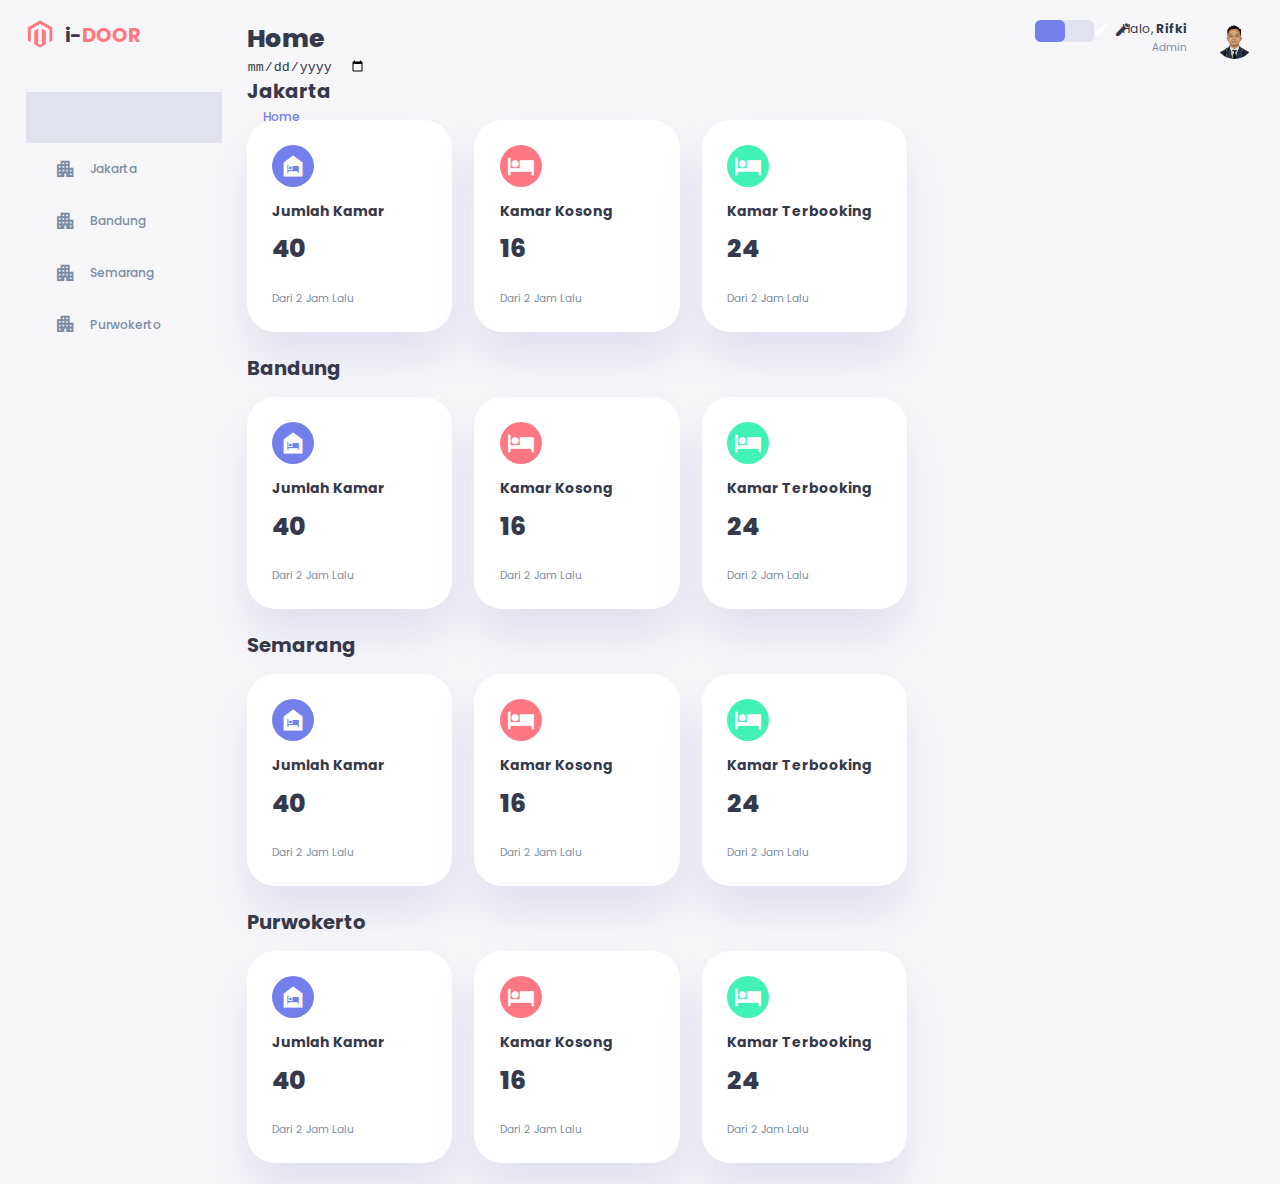
<file: TUBES CHAPTER 2 SELESEEE/index.html>
<!DOCTYPE html>
<html lang=""en>
    <head>
        <meta charset="UTF-8">
        <meta http-equiv="X-UA-Compatible" content="IE=edge">
        <meta name="viewport" content="width=device-width, initial-scale=1.0">
        <title>Kelompok 9</title>
        <!--MATERIAL CDN-->
        <link href="https:fonts.googleapis.com/icon?family=Material+Icons+Sharp"rel="stylesheet">
        <link href="https:fonts.googleapis.com/icon?family=Material+Symbols+Outlined"rel="stylesheet">
        <!--STYLE SHEET-->
        <link rel="stylesheet" href="./style.css">
    </head>
    <body>
        <div class="container">
            <aside>
                <div class="top">
                    <div class="logo">
                        <img src="./images/logo.png">
                        <h2>i-<span class="danger">DOOR</span></h2>
                    </div>
                    <div class="close" id="close-btn">
                        <span class="material-icons-sharp">close</span>
                    </div>
                </div>

                <div class="sidebar">
                    <a href="#"  class="active">
                        <span class="material-icons-sharp">grid_view</span>
                        <h3>Home</h3>
                    </a>
                    <a href=jkt.html>
                        <span class="material-symbols-outlined">apartment</span>
                        <h3>Jakarta</h3>
                    </a>  
                    <a href=bndg.html>
                        <span class="material-symbols-outlined">apartment</span>
                        <h3>Bandung</h3>
                    </a>  
                    <a href=smg.html>
                        <span class="material-symbols-outlined">apartment</span>
                        <h3>Semarang</h3>
                    </a>  
                    <a href="pwt.html">
                        <span class="material-symbols-outlined">apartment</span>
                        <h3>Purwokerto</h3>
                    </a> 
                    <a href="#">
                    </a>
                </div>
            </aside>
            <!---------END OF ASIDE--------->

            <main>
                <h1>Home</h1>

                <div class="date">
                   <input type="date">
                </div>

                <h2><tr><td><a href=jkt.html>Jakarta</a></td></tr></h2>
                <div class="insights">
                    <div class="KamarJakarta">
                        <span class="material-icons-sharp">night_shelter</span>
                        <div class="middle">
                            <div class="left">
                                <h3>Jumlah Kamar</h3>
                                <h1>40</h1>
                            </div>
                        </div>
                        <small class="text-muted">Dari 2 Jam Lalu</small>
                    </div>
                    <!----------------END OF JUMLAH KAMAR JKT------------------->
                   <div class="KosongJakarta">
                        <span class="material-icons-sharp">hotel</span>
                        <div class="middle">
                            <div class="left">
                                <h3>Kamar Kosong</h3>
                                <h1>16</h1>
                            </div>
                        </div>
                        <small class="text-muted">Dari 2 Jam Lalu</small>
                    </div>
                    <!-----------------END OF KAMAR KOSONG JKT-------------------->
                    <div class="BookingJakarta">
                        <span class="material-icons-sharp">hotel</span>
                        <div class="middle">
                            <div class="left">
                                <h3>Kamar Terbooking</h3>
                                <h1>24</h1>
                            </div>
                        </div>
                        <small class="text-muted">Dari 2 Jam Lalu</small>
                    </div>
                    <!------------------END OF KAMAR TERBOOKING JKT --------------------->
                </div>

                <h2><tr><td><a href=bndg.html>Bandung</a></td></tr></h2>
                <div class="insights">
                    <div class="KamarBandung">
                        <span class="material-icons-sharp">night_shelter</span>
                        <div class="middle">
                            <div class="left">
                                <h3>Jumlah Kamar</h3>
                                <h1>40</h1>
                            </div>
                        </div>
                        <small class="text-muted">Dari 2 Jam Lalu</small>
                    </div>
                    <!----------------END OF JUMLAH KAMAR BDG------------------->
                   <div class="KosongBandung">
                        <span class="material-icons-sharp">hotel</span>
                        <div class="middle">
                            <div class="left">
                                <h3>Kamar Kosong</h3>
                                <h1>16</h1>
                            </div>
                        </div>
                        <small class="text-muted">Dari 2 Jam Lalu</small>
                    </div>
                    <!-----------------END OF KAMAR KOSONG BDG-------------------->
                    <div class="BookingBandung">
                        <span class="material-icons-sharp">hotel</span>
                        <div class="middle">
                            <div class="left">
                                <h3>Kamar Terbooking</h3>
                                <h1>24</h1>
                            </div>
                        </div>
                        <small class="text-muted">Dari 2 Jam Lalu</small>
                    </div>
                    <!------------------END OF KAMAR TERBOOKING BDG--------------------->
                </div>

                <h2><tr><td><a href=smg.html>Semarang</a></td></tr></h2>
                <div class="insights">
                    <div class="KamarSemarang">
                        <span class="material-icons-sharp">night_shelter</span>
                        <div class="middle">
                            <div class="left">
                                <h3>Jumlah Kamar</h3>
                                <h1>40</h1>
                            </div>
                        </div>
                        <small class="text-muted">Dari 2 Jam Lalu</small>
                    </div>
                    <!----------------END OF JUMLAH KAMAR SMG------------------->
                   <div class="KosongSemarang">
                        <span class="material-icons-sharp">hotel</span>
                        <div class="middle">
                            <div class="left">
                                <h3>Kamar Kosong</h3>
                                <h1>16</h1>
                            </div>
                        </div>
                        <small class="text-muted">Dari 2 Jam Lalu</small>
                    </div>
                    <!-----------------END OF KAMAR KOSONG SMG-------------------->
                    <div class="BookingSemarang">
                        <span class="material-icons-sharp">hotel</span>
                        <div class="middle">
                            <div class="left">
                                <h3>Kamar Terbooking</h3>
                                <h1>24</h1>
                            </div>
                        </div>
                        <small class="text-muted">Dari 2 Jam Lalu</small>
                    </div>
                    <!------------------END OF KAMAR TERBOOKING SMG--------------------->
                </div>

                <h2><tr><td><a href=pwt.html>Purwokerto</a></td></tr></h2>
                <div class="insights">
                    <div class="KamarPurwokerto">
                        <span class="material-icons-sharp">night_shelter</span>
                        <div class="middle">
                            <div class="left">
                                <h3>Jumlah Kamar</h3>
                                <h1>40</h1>
                            </div>
                        </div>
                        <small class="text-muted">Dari 2 Jam Lalu</small>
                    </div>
                    <!----------------END OF JUMLAH KAMAR PWT------------------->
                   <div class="KosongPurwokerto">
                        <span class="material-icons-sharp">hotel</span>
                        <div class="middle">
                            <div class="left">
                                <h3>Kamar Kosong</h3>
                                <h1>16</h1>
                            </div>
                        </div>
                        <small class="text-muted">Dari 2 Jam Lalu</small>
                    </div>
                    <!-----------------END OF KAMAR KOSONG PWT-------------------->
                    <div class="BookingPurwokerto">
                        <span class="material-icons-sharp">hotel</span>
                        <div class="middle">
                            <div class="left">
                                <h3>Kamar Terbooking</h3>
                                <h1>24</h1>
                            </div>
                        </div>
                        <small class="text-muted">Dari 2 Jam Lalu</small>
                    </div>
                    <!------------------END OF KAMAR TERBOOKING PWT--------------------->
                </div>
                <!-----------END OF INSIGHTS--------------->
            </main>
            <!-----------END OF MAIN------------->

            <div class="right">
                <div class="top">
                    <button id="menu-btn">
                        <span class="material-icons-sharp">menu</span>
                    </button>
                    <div class="theme-toggler">
                        <span class="material-icons-sharp active">light_mode</span>
                        <span class="material-icons-sharp">dark_mode</span>
                    </div>
                    <div class="profile">
                        <div class="info"
                            <p>Halo, <b>Rifki</b></p>
                            <small class="text-muted">Admin</small>
                        </div>
                        <div class="profile-photo">
                            <img src="./images/profile-5.png" alt="">
                        </div>
                    </div>
                </div>
                <!------END OF TOP-------->
            </div>
        </div>

        <script src="./index.js"></script>
    </body>
</html>
</file>
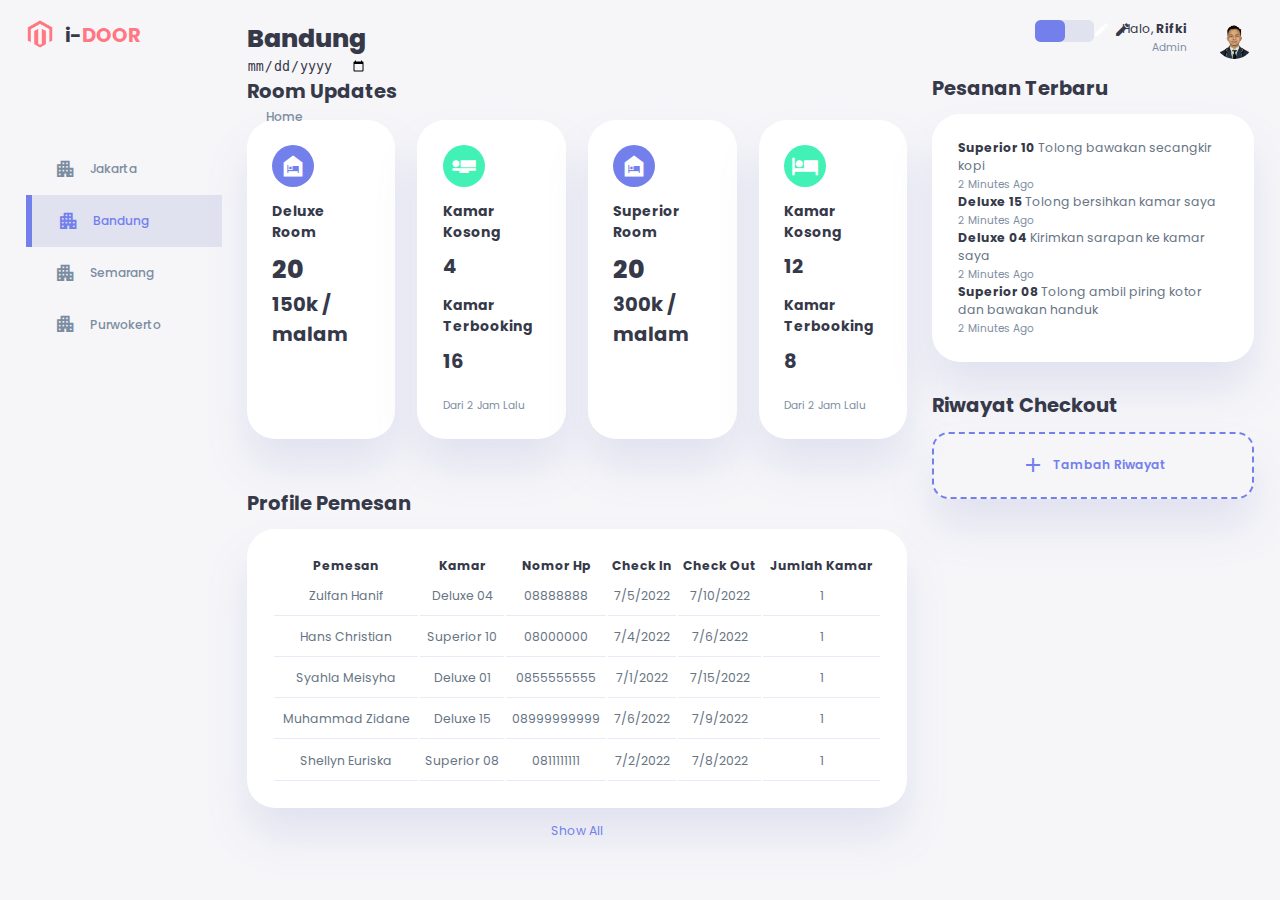
<file: TUBES CHAPTER 2 SELESEEE/bndg.html>
<!DOCTYPE html>
<html lang=""en>
    <head>
        <meta charset="UTF-8">
        <meta http-equiv="X-UA-Compatible" content="IE=edge">
        <meta name="viewport" content="width=device-width, initial-scale=1.0">
        <title>Kelompok 9</title>
        <!--MATERIAL CDN-->
        <link href="https:fonts.googleapis.com/icon?family=Material+Icons+Sharp"rel="stylesheet">
        <link href="https:fonts.googleapis.com/icon?family=Material+Symbols+Outlined"rel="stylesheet">
        <!--STYLE SHEET-->
        <link rel="stylesheet" href="./style.css">
    </head>
    <body>
        <div class="container">
            <aside>
                <div class="top">
                    <div class="logo">
                        <img src="./images/logo.png">
                        <h2>i-<span class="danger">DOOR</span></h2>
                    </div>
                    <div class="close" id="close-btn">
                        <span class="material-icons-sharp">close</span>
                    </div>
                </div>

                <div class="sidebar">
                    <a href=index.html>
                        <span class="material-icons-sharp">grid_view</span>
                        <h3>Home</h3>
                    </a>
                    <a href=jkt.html>
                        <span class="material-symbols-outlined">apartment</span>
                        <h3>Jakarta</h3>
                    </a>  
                    <a href="#" class="active">
                        <span class="material-symbols-outlined">apartment</span>
                        <h3>Bandung</h3>
                    </a>  
                    <a href=smg.html>
                        <span class="material-symbols-outlined">apartment</span>
                        <h3>Semarang</h3>
                    </a>  
                    <a href=pwt.html>
                        <span class="material-symbols-outlined">apartment</span>
                        <h3>Purwokerto</h3>
                    </a> 
                    <a href="#">
                    </a>
                </div>
            </aside>
            <!---------END OF ASIDE--------->

            <main>
                <h1>Bandung</h1>

                <div class="date">
                   <input type="date">
                </div>

                <h2>Room Updates</h2>
                <div class="insightsKota">
                    <div class="TDeluxeJKT">
                        <span class="material-icons-sharp">night_shelter</span>
                        <div class="middle">
                            <div class="left">
                                <h3>Deluxe Room</h3>
                                <h1>20</h1>
                                <h2>150k / malam</h2>
                            </div>
                        </div>
                    </div>
                    <!----------------DELUXE TOTAL------------------->
                   <div class="DeluxeJkt">
                        <span class="material-icons-sharp">airline_seat_flat</span>
                        <div class="middle">
                            <div class="left">
                                <h3>Kamar Kosong</h3><h2>4</h2>
                                <h3>Kamar Terbooking</h3><h2>16</h2>
                            </div>
                        </div>
                        <small class="text-muted">Dari 2 Jam Lalu</small>
                    </div>
                    <!-----------------DELUXE KOSONG/BOOKED-------------------->
                    <div class="TSuperiorJKT">
                        <span class="material-icons-sharp">night_shelter</span>
                        <div class="middle">
                            <div class="left">
                                <h3>Superior Room</h3>
                                <h1>20</h1>
                                <h2>300k / malam</h2>
                            </div>
                        </div>
                    </div>
                    <!-----------------DELUXE KOSONG/BOOKED-------------------->
                    <div class="SuperiorJkt">
                        <span class="material-icons-sharp">hotel</span>
                        <div class="middle">
                            <div class="left">
                                <h3>Kamar Kosong</h3>
                                <h2>12</h2>
                                <h3>Kamar Terbooking</h3>
                                <h2>8</h2>
                            </div>
                            <div class="progress">
                            </div>
                        </div>
                        <small class="text-muted">Dari 2 Jam Lalu</small>
                    </div>
                    <!------------------END OF KAMAR TERBOOKING JKT --------------------->
                </div>
                <!-----------END OF INSIGHTS--------------->

                <div class="recent-orders">
                    <h2>Profile Pemesan</h2>
                    <table>
                        <thead>
                            <tr>
                                <th>Pemesan</th>
                                <th>Kamar</th>
                                <th>Nomor Hp</th>
                                <th>Check In</th>
                                <th>Check Out</th>
                                <th>Jumlah Kamar</th>
                            </tr>
                        </thead>
                        <tbody>
                    </table>
                    <a href="#">Show All</a>
                </div>
            </main>
            <!-----------END OF MAIN------------->

            <div class="right">
                <div class="top">
                    <button id="menu-btn">
                        <span class="material-icons-sharp">menu</span>
                    </button>
                    <div class="theme-toggler">
                        <span class="material-icons-sharp active">light_mode</span>
                        <span class="material-icons-sharp">dark_mode</span>
                    </div>
                    <div class="profile">
                        <div class="info"
                            <p>Halo, <b>Rifki</b></p>
                            <small class="text-muted">Admin</small>
                        </div>
                        <div class="profile-photo">
                            <img src="./images/profile-5.png" alt="">
                        </div>
                    </div>
                </div>
                <!------END OF TOP-------->
                <div class="PesananTerbaru">
                    <h2>Pesanan Terbaru</h2>
                    <div class="updates">
                        <div class="update">
                            <div class="message">
                                <p><b>Superior 10</b> Tolong bawakan secangkir kopi</p>
                                <small class="text-muted">2 Minutes Ago</small>
                            </div>
                        </div>
                        <div class="update">
                            <div class="message">
                                <p><b>Deluxe 15</b> Tolong bersihkan kamar saya</p>
                                <small class="text-muted">2 Minutes Ago</small>
                            </div>
                        </div>
                        <div class="update">
                            <div class="message">
                                <p><b>Deluxe 04</b> Kirimkan sarapan ke kamar saya</p>
                                <small class="text-muted">2 Minutes Ago</small>
                            </div>
                        </div>
                        <div class="update">
                            <div class="message">
                                <p><b>Superior 08</b> Tolong ambil piring kotor dan bawakan handuk</p>
                                <small class="text-muted">2 Minutes Ago</small>
                            </div>
                        </div>
                    </div>
                </div>
                <!-----------------END OF RECENT UPDATES--------------->
                <div class="RiwayatCO">
                    <h2>Riwayat Checkout</h2>
                    <div class="item add-product">
                        <div>
                            <span class="material-icons-sharp">add</span>
                            <h3>Tambah Riwayat</h3>
                        </div>
                    </div>
                </div>
            </div>
        </div>

        <script src="./order.js"></script>
        <script src="./index.js"></script>
    </body>
</html>
</file>
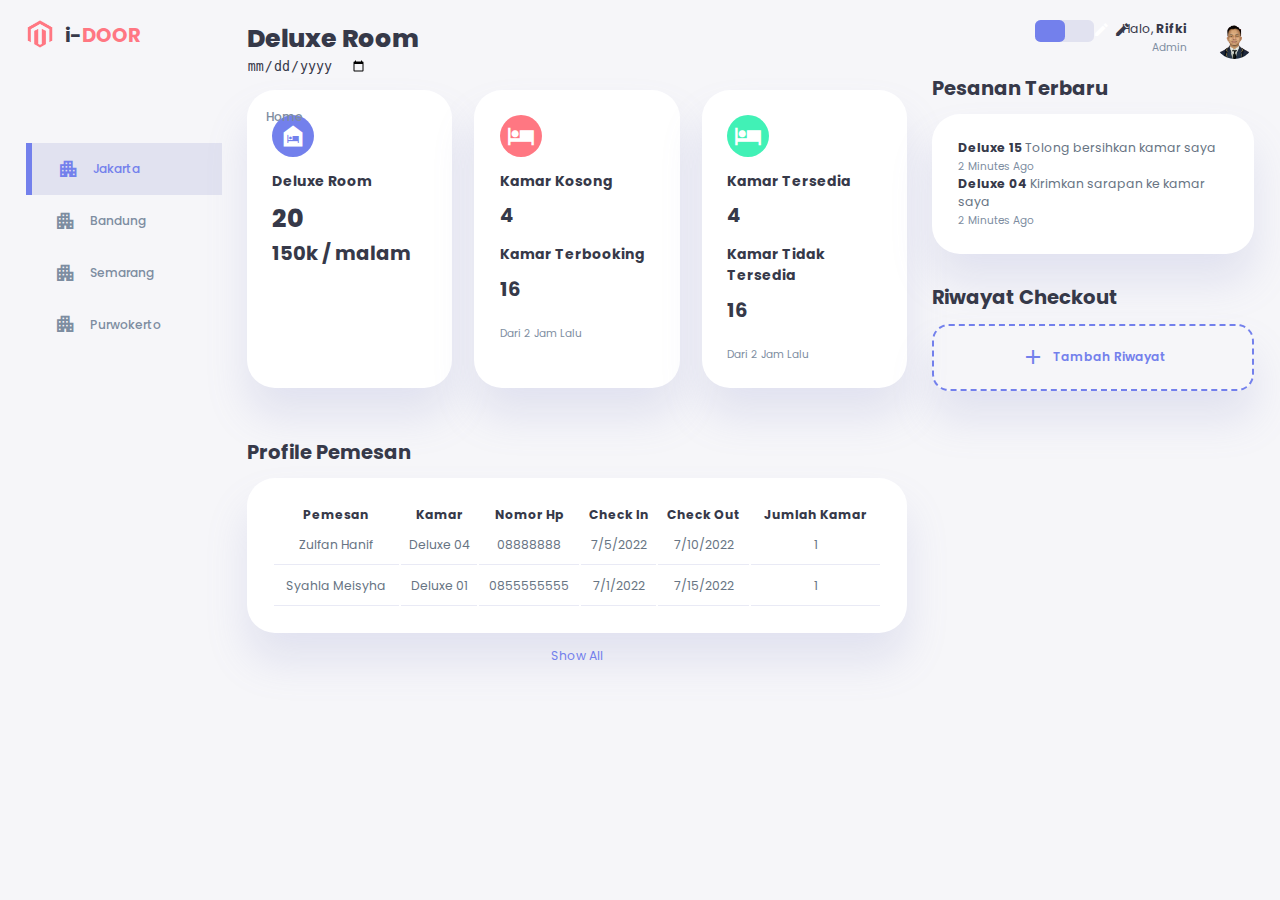
<file: TUBES CHAPTER 2 SELESEEE/colengkapDeluxe.html>
<!DOCTYPE html>
<html lang=""en>
    <head>
        <meta charset="UTF-8">
        <meta http-equiv="X-UA-Compatible" content="IE=edge">
        <meta name="viewport" content="width=device-width, initial-scale=1.0">
        <title>Kelompok 9</title>
        <!--MATERIAL CDN-->
        <link href="https:fonts.googleapis.com/icon?family=Material+Icons+Sharp"rel="stylesheet">
        <link href="https:fonts.googleapis.com/icon?family=Material+Symbols+Outlined"rel="stylesheet">
        <!--STYLE SHEET-->
        <link rel="stylesheet" href="./style.css">
    </head>
    <body>
        <div class="container">
            <aside>
                <div class="top">
                    <div class="logo">
                        <img src="./images/logo.png">
                        <h2>i-<span class="danger">DOOR</span></h2>
                    </div>
                    <div class="close" id="close-btn">
                        <span class="material-icons-sharp">close</span>
                    </div>
                </div>

                <div class="sidebar">
                    <a href=index.html>
                        <span class="material-icons-sharp">grid_view</span>
                        <h3>Home</h3>
                    </a>
                    <a href=jkt.html class="active">
                        <span class="material-symbols-outlined">apartment</span>
                        <h3>Jakarta</h3>
                    </a>  
                    <a href="#">
                        <span class="material-symbols-outlined">apartment</span>
                        <h3>Bandung</h3>
                    </a>  
                    <a href=smg.html>
                        <span class="material-symbols-outlined">apartment</span>
                        <h3>Semarang</h3>
                    </a>  
                    <a href=pwt.html>
                        <span class="material-symbols-outlined">apartment</span>
                        <h3>Purwokerto</h3>
                    </a> 
                    <a href="#">
                    </a>
                </div>
            </aside>
            <!---------END OF ASIDE--------->

            <main>
                <h1>Deluxe Room</h1>

                <div class="date">
                   <input type="date">
                </div>

                <div class="insights">
                    <div class="KamarJakarta">
                        <span class="material-icons-sharp">night_shelter</span>
                        <div class="middle">
                            <div class="left">
                                <h3>Deluxe Room</h3>
                                <h1>20</h1>
                                <h2>150k / malam</h2>
                            </div>
                            <div class="progress">
                            </div>
                        </div>
                    </div>
                    <!----------------END OF JUMLAH KAMAR JKT------------------->
                   <div class="KosongJakarta">
                        <span class="material-icons-sharp">hotel</span>
                        <div class="middle">
                            <div class="left">
                                <h3>Kamar Kosong</h3><h2>4</h2>
                                <h3>Kamar Terbooking</h3><h2>16</h2>
                            </div>
                            <div class="progress">
                            </div>
                        </div>
                        <small class="text-muted">Dari 2 Jam Lalu</small>
                    </div>
                    <!-----------------END OF KAMAR KOSONG JKT-------------------->
                    <div class="BookingJakarta">
                        <span class="material-icons-sharp">hotel</span>
                        <div class="middle">
                            <div class="left">
                                <h3>Kamar Tersedia</h3><h2>4</h2>
                                <h3>Kamar Tidak Tersedia</h3><h2>16</h2>
                            </div>
                        </div>
                        <small class="text-muted">Dari 2 Jam Lalu</small>
                    </div>
                    <!------------------END OF KAMAR TERBOOKING JKT --------------------->
                </div>
                <!-----------END OF INSIGHTS--------------->

                <div class="recent-orders">
                    <h2>Profile Pemesan</h2>
                    <table>
                        <thead>
                            <tr>
                                <th>Pemesan</th>
                                <th>Kamar</th>
                                <th>Nomor Hp</th>
                                <th>Check In</th>
                                <th>Check Out</th>
                                <th>Jumlah Kamar</th>
                            </tr>
                        </thead>
                        <tbody>
                            <tr>
                                <td>Zulfan Hanif</td>
                                <td>Deluxe 04</td>
                                <td>08888888</td>
                                <td>7/5/2022</td>
                                <td>7/10/2022</td>
                                <td>1</td>
                           </tr>
                           <tr>
                                <td>Syahla Meisyha</td>
                                <td>Deluxe 01</td>
                                <td>0855555555</td>
                                <td>7/1/2022</td>
                                <td>7/15/2022</td>
                                <td>1</td>
                            </tr>
                    </table>
                    <a href="#">Show All</a>
                </div>
            </main>
            <!-----------END OF MAIN------------->

            <div class="right">
                <div class="top">
                    <button id="menu-btn">
                        <span class="material-icons-sharp">menu</span>
                    </button>
                    <div class="theme-toggler">
                        <span class="material-icons-sharp active">light_mode</span>
                        <span class="material-icons-sharp">dark_mode</span>
                    </div>
                    <div class="profile">
                        <div class="info"
                            <p>Halo, <b>Rifki</b></p>
                            <small class="text-muted">Admin</small>
                        </div>
                        <div class="profile-photo">
                            <img src="./images/profile-5.png" alt="">
                        </div>
                    </div>
                </div>
                <!------END OF TOP-------->
                <div class="PesananTerbaru">
                    <h2>Pesanan Terbaru</h2>
                    <div class="updates">
                        <div class="update">
                            <div class="message">
                                <p><b>Deluxe 15</b> Tolong bersihkan kamar saya</p>
                                <small class="text-muted">2 Minutes Ago</small>
                            </div>
                        </div>
                        <div class="update">
                            <div class="message">
                                <p><b>Deluxe 04</b> Kirimkan sarapan ke kamar saya</p>
                                <small class="text-muted">2 Minutes Ago</small>
                            </div>
                        </div>
                    </div>
                </div>
                <!-----------------END OF RECENT UPDATES--------------->
                <div class="RiwayatCO">
                    <h2>Riwayat Checkout</h2>
                    <div class="item add-product">
                        <div>
                            <span class="material-icons-sharp">add</span>
                            <h3>Tambah Riwayat</h3>
                        </div>
                    </div>
                </div>
            </div>
        </div>

        
        <script src="./index.js"></script>
    </body>
</html>
</file>
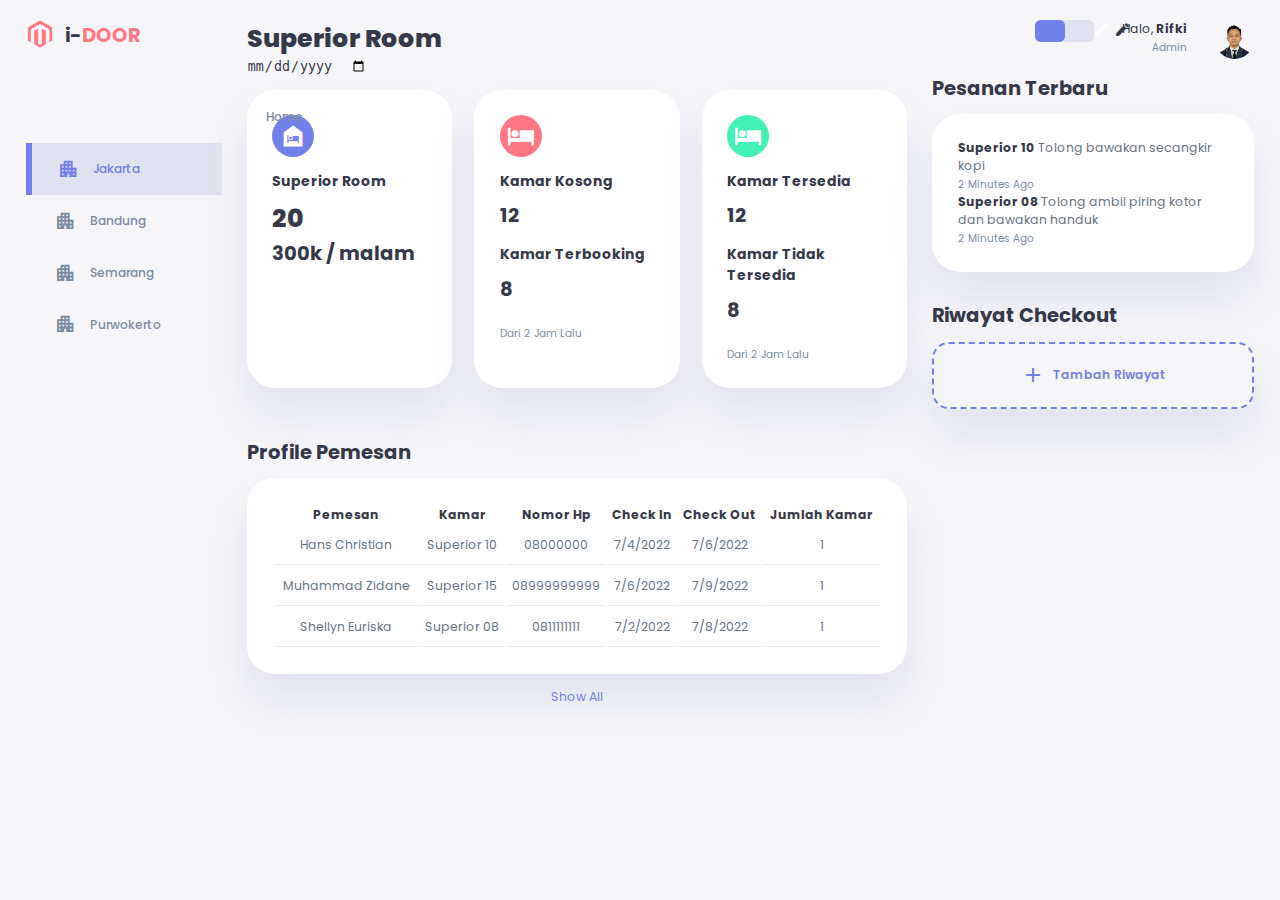
<file: TUBES CHAPTER 2 SELESEEE/colengkapSuperior.html>
<!DOCTYPE html>
<html lang=""en>
    <head>
        <meta charset="UTF-8">
        <meta http-equiv="X-UA-Compatible" content="IE=edge">
        <meta name="viewport" content="width=device-width, initial-scale=1.0">
        <title>Kelompok 9</title>
        <!--MATERIAL CDN-->
        <link href="https:fonts.googleapis.com/icon?family=Material+Icons+Sharp"rel="stylesheet">
        <link href="https:fonts.googleapis.com/icon?family=Material+Symbols+Outlined"rel="stylesheet">
        <!--STYLE SHEET-->
        <link rel="stylesheet" href="./style.css">
    </head>
    <body>
        <div class="container">
            <aside>
                <div class="top">
                    <div class="logo">
                        <img src="./images/logo.png">
                        <h2>i-<span class="danger">DOOR</span></h2>
                    </div>
                    <div class="close" id="close-btn">
                        <span class="material-icons-sharp">close</span>
                    </div>
                </div>

                <div class="sidebar">
                    <a href=index.html>
                        <span class="material-icons-sharp">grid_view</span>
                        <h3>Home</h3>
                    </a>
                    <a href=jkt.html class="active">
                        <span class="material-symbols-outlined">apartment</span>
                        <h3>Jakarta</h3>
                    </a>  
                    <a href="#">
                        <span class="material-symbols-outlined">apartment</span>
                        <h3>Bandung</h3>
                    </a>  
                    <a href=smg.html>
                        <span class="material-symbols-outlined">apartment</span>
                        <h3>Semarang</h3>
                    </a>  
                    <a href=pwt.html>
                        <span class="material-symbols-outlined">apartment</span>
                        <h3>Purwokerto</h3>
                    </a> 
                    <a href="#">
                    </a>
                </div>
            </aside>
            <!---------END OF ASIDE--------->

            <main>
                <h1>Superior Room</h1>

                <div class="date">
                   <input type="date">
                </div>

                <div class="insights">
                    <div class="KamarJakarta">
                        <span class="material-icons-sharp">night_shelter</span>
                        <div class="middle">
                            <div class="left">
                                <h3>Superior Room</h3>
                                <h1>20</h1>
                                <h2>300k / malam</h2>
                            </div>
                            <div class="progress">
                            </div>
                        </div>
                    </div>
                    <!----------------END OF JUMLAH KAMAR JKT------------------->
                   <div class="KosongJakarta">
                        <span class="material-icons-sharp">hotel</span>
                        <div class="middle">
                            <div class="left">
                                <h3>Kamar Kosong</h3><h2>12</h2>
                                <h3>Kamar Terbooking</h3><h2>8</h2>
                            </div>
                            <div class="progress">
                            </div>
                        </div>
                        <small class="text-muted">Dari 2 Jam Lalu</small>
                    </div>
                    <!-----------------END OF KAMAR KOSONG JKT-------------------->
                    <div class="BookingJakarta">
                        <span class="material-icons-sharp">hotel</span>
                        <div class="middle">
                            <div class="left">
                                <h3>Kamar Tersedia</h3><h2>12</h2>
                                <h3>Kamar Tidak Tersedia</h3><h2>8</h2>
                            </div>
                        </div>
                        <small class="text-muted">Dari 2 Jam Lalu</small>
                    </div>
                    <!------------------END OF KAMAR TERBOOKING JKT --------------------->
                </div>
                <!-----------END OF INSIGHTS--------------->

                <div class="recent-orders">
                    <h2>Profile Pemesan</h2>
                    <table>
                        <thead>
                            <tr>
                                <th>Pemesan</th>
                                <th>Kamar</th>
                                <th>Nomor Hp</th>
                                <th>Check In</th>
                                <th>Check Out</th>
                                <th>Jumlah Kamar</th>
                            </tr>
                        </thead>
                        <tbody>
                            <tr>
                                <td>Hans Christian</td>
                                <td>Superior 10</td>
                                <td>08000000</td>
                                <td>7/4/2022</td>
                                <td>7/6/2022</td>
                                <td>1</td>
                           </tr>
                           <tr>
                                <td>Muhammad Zidane</td>
                                <td>Superior 15</td>
                                <td>08999999999</td>
                                <td>7/6/2022</td>
                                <td>7/9/2022</td>
                                <td>1</td>
                            </tr>
                            <tr>
                                <td>Shellyn Euriska</td>
                                <td>Superior 08</td>
                                <td>0811111111</td>
                                <td>7/2/2022</td>
                                <td>7/8/2022</td>
                                <td>1</td>
                            </tr>
                    </table>
                    <a href="#">Show All</a>
                </div>
            </main>
            <!-----------END OF MAIN------------->

            <div class="right">
                <div class="top">
                    <button id="menu-btn">
                        <span class="material-icons-sharp">menu</span>
                    </button>
                    <div class="theme-toggler">
                        <span class="material-icons-sharp active">light_mode</span>
                        <span class="material-icons-sharp">dark_mode</span>
                    </div>
                    <div class="profile">
                        <div class="info"
                            <p>Halo, <b>Rifki</b></p>
                            <small class="text-muted">Admin</small>
                        </div>
                        <div class="profile-photo">
                            <img src="./images/profile-5.png" alt="">
                        </div>
                    </div>
                </div>
                <!------END OF TOP-------->
                <div class="PesananTerbaru">
                    <h2>Pesanan Terbaru</h2>
                    <div class="updates">
                        <div class="update">
                            <div class="message">
                                <p><b>Superior 10</b> Tolong bawakan secangkir kopi</p>
                                <small class="text-muted">2 Minutes Ago</small>
                            </div>
                        </div>
                        <div class="update">
                            <div class="message">
                                <p><b>Superior 08</b> Tolong ambil piring kotor dan bawakan handuk</p>
                                <small class="text-muted">2 Minutes Ago</small>
                            </div>
                        </div>
                    </div>
                </div>
                <!-----------------END OF RECENT UPDATES--------------->
                <div class="RiwayatCO">
                    <h2>Riwayat Checkout</h2>
                    <div class="item add-product">
                        <div>
                            <span class="material-icons-sharp">add</span>
                            <h3>Tambah Riwayat</h3>
                        </div>
                    </div>
                </div>
            </div>
        </div>

        
        <script src="./index.js"></script>
    </body>
</html>
</file>
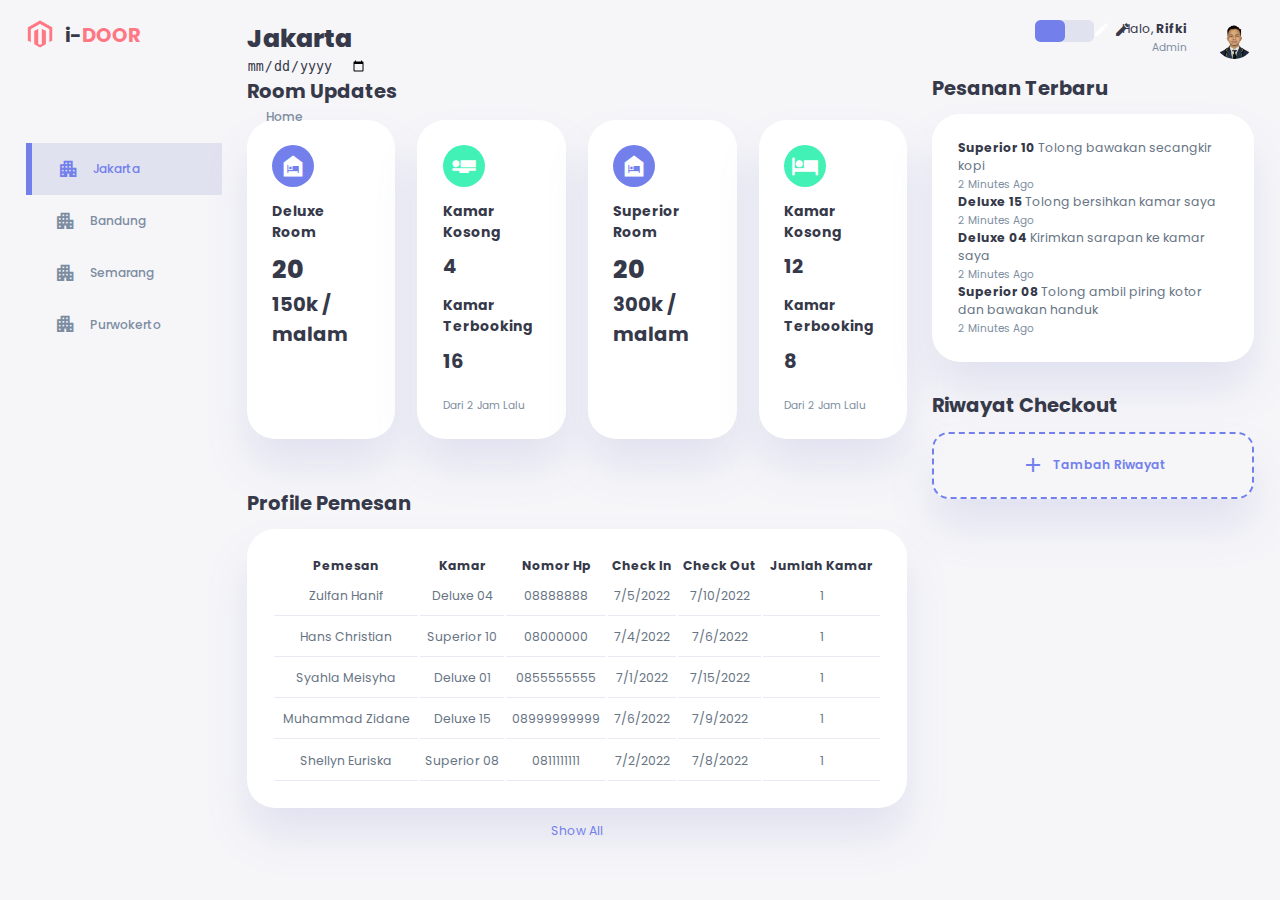
<file: TUBES CHAPTER 2 SELESEEE/jkt.html>
<!DOCTYPE html>
<html lang=""en>
    <head>
        <meta charset="UTF-8">
        <meta http-equiv="X-UA-Compatible" content="IE=edge">
        <meta name="viewport" content="width=device-width, initial-scale=1.0">
        <title>Kelompok 9</title>
        <!--MATERIAL CDN-->
        <link href="https:fonts.googleapis.com/icon?family=Material+Icons+Sharp"rel="stylesheet">
        <link href="https:fonts.googleapis.com/icon?family=Material+Symbols+Outlined"rel="stylesheet">
        <!--STYLE SHEET-->
        <link rel="stylesheet" href="./style.css">
    </head>
    <body>
        <div class="container">
            <aside>
                <div class="top">
                    <div class="logo">
                        <img src="./images/logo.png">
                        <h2>i-<span class="danger">DOOR</span></h2>
                    </div>
                    <div class="close" id="close-btn">
                        <span class="material-icons-sharp">close</span>
                    </div>
                </div>

                <div class="sidebar">
                    <a href=index.html>
                        <span class="material-icons-sharp">grid_view</span>
                        <h3>Home</h3>
                    </a>
                    <a href="#" class="active">
                        <span class="material-symbols-outlined">apartment</span>
                        <h3>Jakarta</h3>
                    </a>  
                    <a href=bndg.html>
                        <span class="material-symbols-outlined">apartment</span>
                        <h3>Bandung</h3>
                    </a>  
                    <a href=smg.html>
                        <span class="material-symbols-outlined">apartment</span>
                        <h3>Semarang</h3>
                    </a>  
                    <a href=pwt.html>
                        <span class="material-symbols-outlined">apartment</span>
                        <h3>Purwokerto</h3>
                    </a> 
                    <a href="#">
                    </a>
                </div>
            </aside>
            <!---------END OF ASIDE--------->

            <main>
                <h1>Jakarta</h1>

                <div class="date">
                   <input type="date">
                </div>

                <h2>Room Updates</h2>
                <div class="insightsKota">
                    <div class="TDeluxeJKT">
                        <span class="material-icons-sharp">night_shelter</span>
                        <div class="middle">
                            <div class="left">
                                <h3><tr><td><a href=colengkapDeluxe.html>Deluxe Room</a></td></tr></h3>
                                <h1>20</h1>
                                <h2>150k / malam</h2>
                            </div>
                        </div>
                    </div>
                    <!----------------DELUXE TOTAL------------------->
                   <div class="DeluxeJkt">
                        <span class="material-icons-sharp">airline_seat_flat</span>
                        <div class="middle">
                            <div class="left">
                                <h3>Kamar Kosong</h3><h2>4</h2>
                                <h3>Kamar Terbooking</h3><h2>16</h2>
                            </div>
                        </div>
                        <small class="text-muted">Dari 2 Jam Lalu</small>
                    </div>
                    <!-----------------DELUXE KOSONG/BOOKED-------------------->
                    <div class="TSuperiorJKT">
                        <span class="material-icons-sharp">night_shelter</span>
                        <div class="middle">
                            <div class="left">
                                <h3><tr><td><a href=colengkapSuperior.html>Superior Room</a></td></tr></h3>
                                <h1>20</h1>
                                <h2>300k / malam</h2>
                            </div>
                        </div>
                    </div>
                    <!-----------------DELUXE KOSONG/BOOKED-------------------->
                    <div class="SuperiorJkt">
                        <span class="material-icons-sharp">hotel</span>
                        <div class="middle">
                            <div class="left">
                                <h3>Kamar Kosong</h3>
                                <h2>12</h2>
                                <h3>Kamar Terbooking</h3>
                                <h2>8</h2>
                            </div>
                            <div class="progress">
                            </div>
                        </div>
                        <small class="text-muted">Dari 2 Jam Lalu</small>
                    </div>
                    <!------------------END OF KAMAR TERBOOKING JKT --------------------->
                </div>
                <!-----------END OF INSIGHTS--------------->

                <div class="recent-orders">
                    <h2>Profile Pemesan</h2>
                    <table>
                        <thead>
                            <tr>
                                <th>Pemesan</th>
                                <th>Kamar</th>
                                <th>Nomor Hp</th>
                                <th>Check In</th>
                                <th>Check Out</th>
                                <th>Jumlah Kamar</th>
                            </tr>
                        </thead>
                        <tbody>
                    </table>
                    <a href="#">Show All</a>
                </div>
            </main>
            <!-----------END OF MAIN------------->

            <div class="right">
                <div class="top">
                    <button id="menu-btn">
                        <span class="material-icons-sharp">menu</span>
                    </button>
                    <div class="theme-toggler">
                        <span class="material-icons-sharp active">light_mode</span>
                        <span class="material-icons-sharp">dark_mode</span>
                    </div>
                    <div class="profile">
                        <div class="info"
                            <p>Halo, <b>Rifki</b></p>
                            <small class="text-muted">Admin</small>
                        </div>
                        <div class="profile-photo">
                            <img src="./images/profile-5.png" alt="">
                        </div>
                    </div>
                </div>
                <!------END OF TOP-------->
                <div class="PesananTerbaru">
                    <h2>Pesanan Terbaru</h2>
                    <div class="updates">
                        <div class="update">
                            <div class="message">
                                <p><b>Superior 10</b> Tolong bawakan secangkir kopi</p>
                                <small class="text-muted">2 Minutes Ago</small>
                            </div>
                        </div>
                        <div class="update">
                            <div class="message">
                                <p><b>Deluxe 15</b> Tolong bersihkan kamar saya</p>
                                <small class="text-muted">2 Minutes Ago</small>
                            </div>
                        </div>
                        <div class="update">
                            <div class="message">
                                <p><b>Deluxe 04</b> Kirimkan sarapan ke kamar saya</p>
                                <small class="text-muted">2 Minutes Ago</small>
                            </div>
                        </div>
                        <div class="update">
                            <div class="message">
                                <p><b>Superior 08</b> Tolong ambil piring kotor dan bawakan handuk</p>
                                <small class="text-muted">2 Minutes Ago</small>
                            </div>
                        </div>
                    </div>
                </div>
                <!-----------------END OF RECENT UPDATES--------------->
                <div class="RiwayatCO">
                    <h2>Riwayat Checkout</h2>
                    <div class="item add-product">
                        <div>
                            <span class="material-icons-sharp">add</span>
                            <h3>Tambah Riwayat</h3>
                        </div>
                    </div>
                </div>
            </div>
        </div>

        <script src="./order.js"></script>
        <script src="./index.js"></script>
    </body>
</html>
</file>
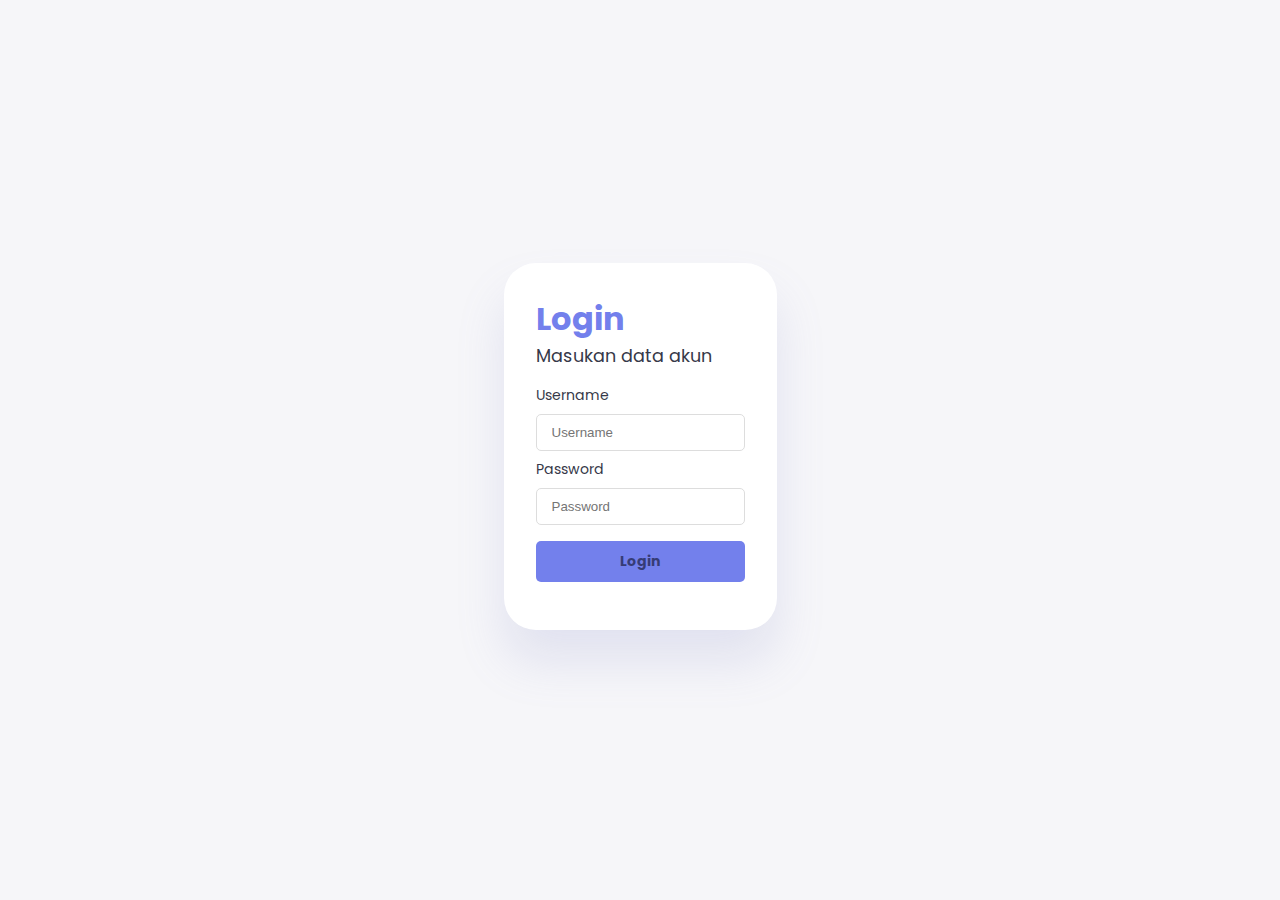
<file: TUBES CHAPTER 2 SELESEEE/login.html>
<!DOCTYPE html>
<html lang=""en>
    <head>
        <link rel="preconnect" href="https://fonts.googleapis.com">
        <link rel="preconnect" href="https://fonts.gstatic.com" crossorigin>
        <link href="https://fonts.googleapis.com/css2?family=Zen+Kaku+Gothic+New:wght@400;700&display=swap" rel="stylesheet"> 
        <link rel="stylesheet" href="./stylelogin.css">
    <form>
        <div class="header">
        <h1 class="judul">Login</h1>
        <p class="subtitle">Masukan data akun</p>
        </div>
    
        <div class="kotak">
        <div class="kotak-input">
            <label class="label">Username</label>
            <input class="input" type="text" placeholder="Username">
        </div>
        <div class="kotak-input">
            <label class="label">Password</label>
            <input class="input" type="password" placeholder="Password">
        </div>
        <div>
            <button class="tombol"><a href=index.html>Login</a></button>
        </div>
    </form>
</html>
</file>
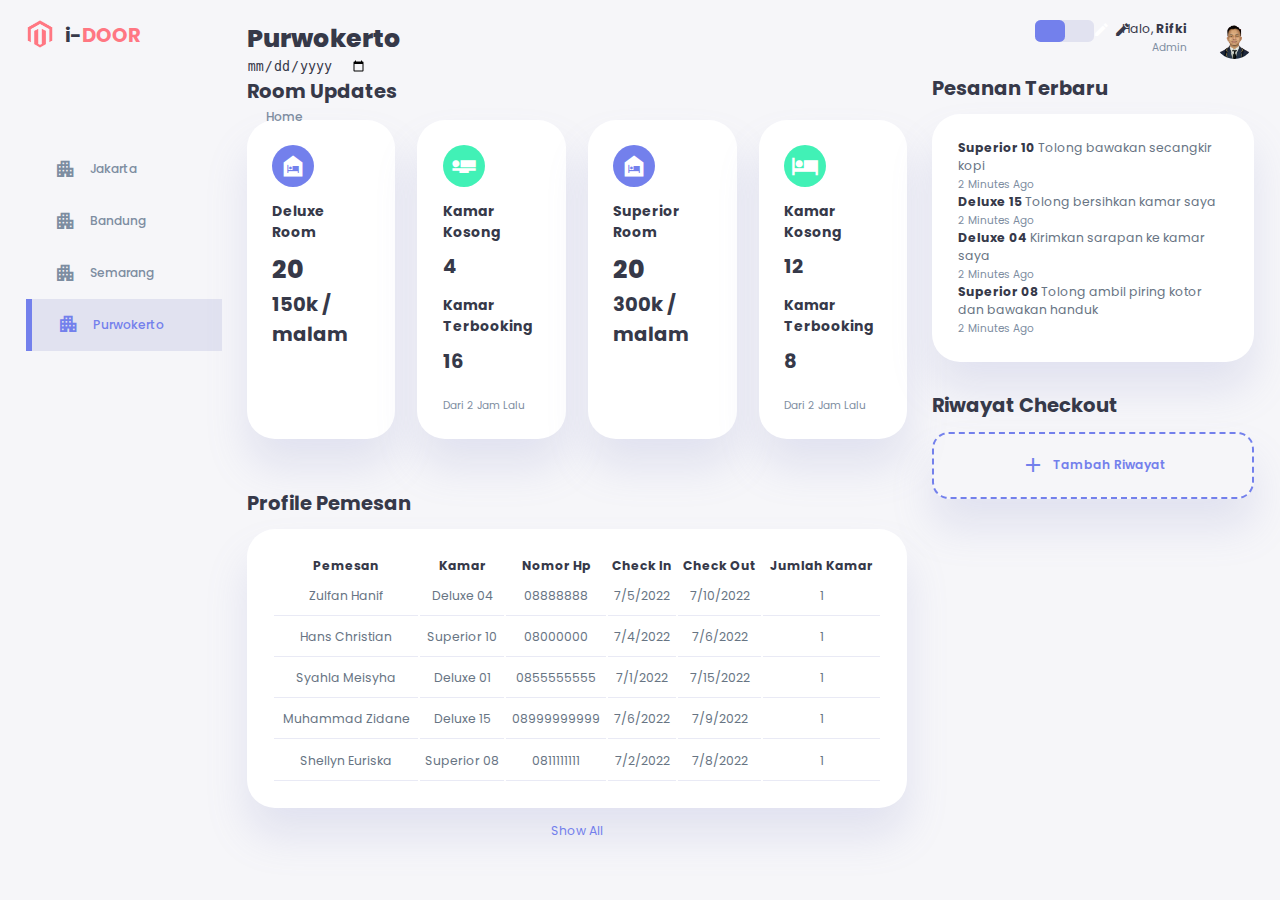
<file: TUBES CHAPTER 2 SELESEEE/pwt.html>
<!DOCTYPE html>
<html lang=""en>
    <head>
        <meta charset="UTF-8">
        <meta http-equiv="X-UA-Compatible" content="IE=edge">
        <meta name="viewport" content="width=device-width, initial-scale=1.0">
        <title>Kelompok 9</title>
        <!--MATERIAL CDN-->
        <link href="https:fonts.googleapis.com/icon?family=Material+Icons+Sharp"rel="stylesheet">
        <link href="https:fonts.googleapis.com/icon?family=Material+Symbols+Outlined"rel="stylesheet">
        <!--STYLE SHEET-->
        <link rel="stylesheet" href="./style.css">
    </head>
    <body>
        <div class="container">
            <aside>
                <div class="top">
                    <div class="logo">
                        <img src="./images/logo.png">
                        <h2>i-<span class="danger">DOOR</span></h2>
                    </div>
                    <div class="close" id="close-btn">
                        <span class="material-icons-sharp">close</span>
                    </div>
                </div>

                <div class="sidebar">
                    <a href=index.html>
                        <span class="material-icons-sharp">grid_view</span>
                        <h3>Home</h3>
                    </a>
                    <a href=jkt.html>
                        <span class="material-symbols-outlined">apartment</span>
                        <h3>Jakarta</h3>
                    </a>  
                    <a href="#">
                        <span class="material-symbols-outlined">apartment</span>
                        <h3>Bandung</h3>
                    </a>  
                    <a href=smg.html>
                        <span class="material-symbols-outlined">apartment</span>
                        <h3>Semarang</h3>
                    </a>  
                    <a href=pwt.html class="active">
                        <span class="material-symbols-outlined">apartment</span>
                        <h3>Purwokerto</h3>
                    </a> 
                    <a href="#">
                    </a>
                </div>
            </aside>
            <!---------END OF ASIDE--------->

            <main>
                <h1>Purwokerto</h1>

                <div class="date">
                   <input type="date">
                </div>

                <h2>Room Updates</h2>
                <div class="insightsKota">
                    <div class="TDeluxeJKT">
                        <span class="material-icons-sharp">night_shelter</span>
                        <div class="middle">
                            <div class="left">
                                <h3>Deluxe Room</h3>
                                <h1>20</h1>
                                <h2>150k / malam</h2>
                            </div>
                        </div>
                    </div>
                    <!----------------DELUXE TOTAL------------------->
                   <div class="DeluxeJkt">
                        <span class="material-icons-sharp">airline_seat_flat</span>
                        <div class="middle">
                            <div class="left">
                                <h3>Kamar Kosong</h3><h2>4</h2>
                                <h3>Kamar Terbooking</h3><h2>16</h2>
                            </div>
                        </div>
                        <small class="text-muted">Dari 2 Jam Lalu</small>
                    </div>
                    <!-----------------DELUXE KOSONG/BOOKED-------------------->
                    <div class="TSuperiorJKT">
                        <span class="material-icons-sharp">night_shelter</span>
                        <div class="middle">
                            <div class="left">
                                <h3>Superior Room</h3>
                                <h1>20</h1>
                                <h2>300k / malam</h2>
                            </div>
                        </div>
                    </div>
                    <!-----------------DELUXE KOSONG/BOOKED-------------------->
                    <div class="SuperiorJkt">
                        <span class="material-icons-sharp">hotel</span>
                        <div class="middle">
                            <div class="left">
                                <h3>Kamar Kosong</h3>
                                <h2>12</h2>
                                <h3>Kamar Terbooking</h3>
                                <h2>8</h2>
                            </div>
                            <div class="progress">
                            </div>
                        </div>
                        <small class="text-muted">Dari 2 Jam Lalu</small>
                    </div>
                    <!------------------END OF KAMAR TERBOOKING JKT --------------------->
                </div>
                <!-----------END OF INSIGHTS--------------->

                <div class="recent-orders">
                    <h2>Profile Pemesan</h2>
                    <table>
                        <thead>
                            <tr>
                                <th>Pemesan</th>
                                <th>Kamar</th>
                                <th>Nomor Hp</th>
                                <th>Check In</th>
                                <th>Check Out</th>
                                <th>Jumlah Kamar</th>
                            </tr>
                        </thead>
                        <tbody>
                    </table>
                    <a href="#">Show All</a>
                </div>
            </main>
            <!-----------END OF MAIN------------->

            <div class="right">
                <div class="top">
                    <button id="menu-btn">
                        <span class="material-icons-sharp">menu</span>
                    </button>
                    <div class="theme-toggler">
                        <span class="material-icons-sharp active">light_mode</span>
                        <span class="material-icons-sharp">dark_mode</span>
                    </div>
                    <div class="profile">
                        <div class="info"
                            <p>Halo, <b>Rifki</b></p>
                            <small class="text-muted">Admin</small>
                        </div>
                        <div class="profile-photo">
                            <img src="./images/profile-5.png" alt="">
                        </div>
                    </div>
                </div>
                <!------END OF TOP-------->
                <div class="PesananTerbaru">
                    <h2>Pesanan Terbaru</h2>
                    <div class="updates">
                        <div class="update">
                            <div class="message">
                                <p><b>Superior 10</b> Tolong bawakan secangkir kopi</p>
                                <small class="text-muted">2 Minutes Ago</small>
                            </div>
                        </div>
                        <div class="update">
                            <div class="message">
                                <p><b>Deluxe 15</b> Tolong bersihkan kamar saya</p>
                                <small class="text-muted">2 Minutes Ago</small>
                            </div>
                        </div>
                        <div class="update">
                            <div class="message">
                                <p><b>Deluxe 04</b> Kirimkan sarapan ke kamar saya</p>
                                <small class="text-muted">2 Minutes Ago</small>
                            </div>
                        </div>
                        <div class="update">
                            <div class="message">
                                <p><b>Superior 08</b> Tolong ambil piring kotor dan bawakan handuk</p>
                                <small class="text-muted">2 Minutes Ago</small>
                            </div>
                        </div>
                    </div>
                </div>
                <!-----------------END OF RECENT UPDATES--------------->
                <div class="RiwayatCO">
                    <h2>Riwayat Checkout</h2>
                    <div class="item add-product">
                        <div>
                            <span class="material-icons-sharp">add</span>
                            <h3>Tambah Riwayat</h3>
                        </div>
                    </div>
                </div>
            </div>
        </div>

        <script src="./order.js"></script>
        <script src="./index.js"></script>
    </body>
</html>
</file>
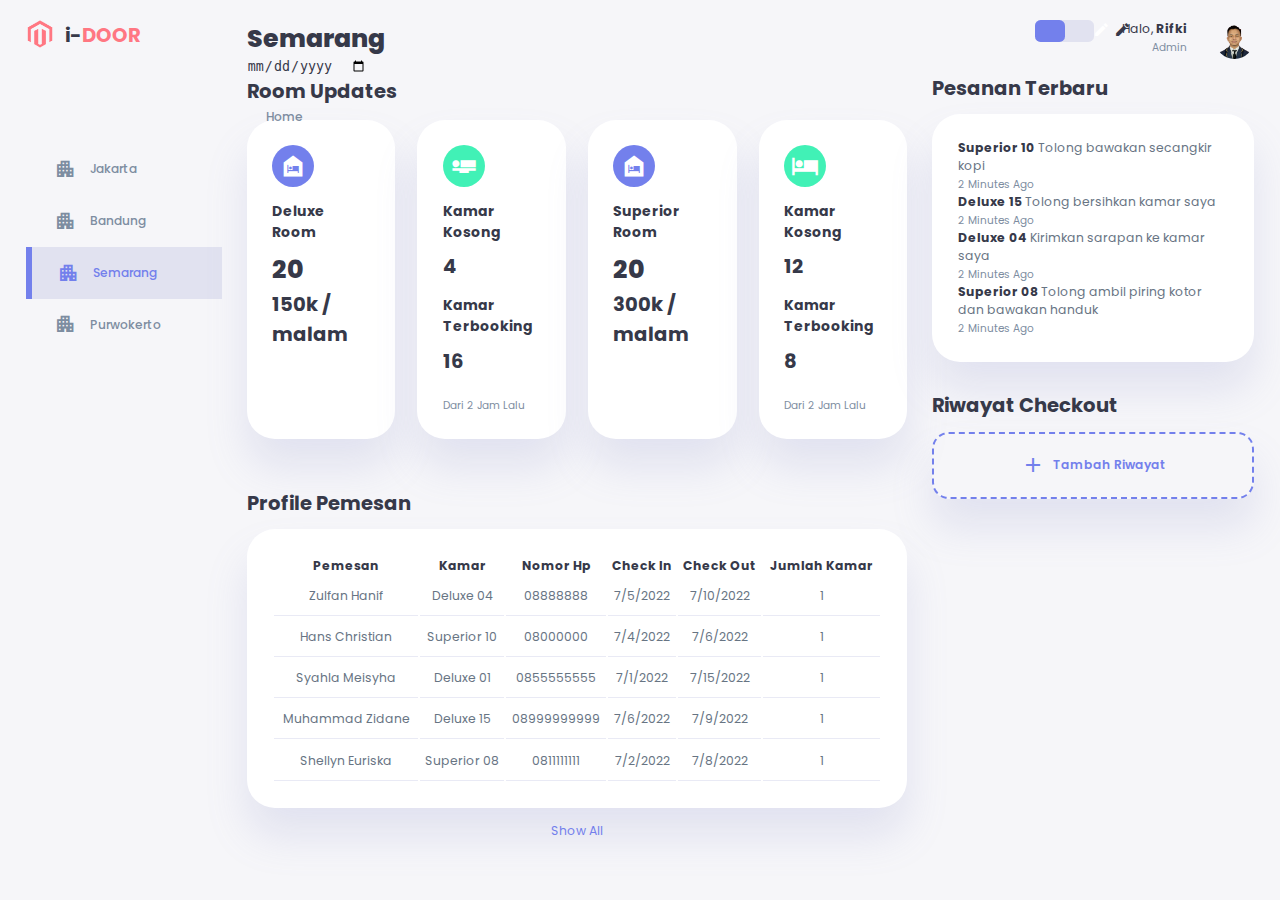
<file: TUBES CHAPTER 2 SELESEEE/smg.html>
<!DOCTYPE html>
<html lang=""en>
    <head>
        <meta charset="UTF-8">
        <meta http-equiv="X-UA-Compatible" content="IE=edge">
        <meta name="viewport" content="width=device-width, initial-scale=1.0">
        <title>Kelompok 9</title>
        <!--MATERIAL CDN-->
        <link href="https:fonts.googleapis.com/icon?family=Material+Icons+Sharp"rel="stylesheet">
        <link href="https:fonts.googleapis.com/icon?family=Material+Symbols+Outlined"rel="stylesheet">
        <!--STYLE SHEET-->
        <link rel="stylesheet" href="./style.css">
    </head>
    <body>
        <div class="container">
            <aside>
                <div class="top">
                    <div class="logo">
                        <img src="./images/logo.png">
                        <h2>i-<span class="danger">DOOR</span></h2>
                    </div>
                    <div class="close" id="close-btn">
                        <span class="material-icons-sharp">close</span>
                    </div>
                </div>

                <div class="sidebar">
                    <a href=index.html>
                        <span class="material-icons-sharp">grid_view</span>
                        <h3>Home</h3>
                    </a>
                    <a href=jkt.html>
                        <span class="material-symbols-outlined">apartment</span>
                        <h3>Jakarta</h3>
                    </a>  
                    <a href=bndg.html>
                        <span class="material-symbols-outlined">apartment</span>
                        <h3>Bandung</h3>
                    </a>  
                    <a href="#" class="active">
                        <span class="material-symbols-outlined">apartment</span>
                        <h3>Semarang</h3>
                    </a>  
                    <a href=pwt.html>
                        <span class="material-symbols-outlined">apartment</span>
                        <h3>Purwokerto</h3>
                    </a> 
                    <a href="#">
                    </a>
                </div>
            </aside>
            <!---------END OF ASIDE--------->

            <main>
                <h1>Semarang</h1>

                <div class="date">
                   <input type="date">
                </div>

                <h2>Room Updates</h2>
                <div class="insightsKota">
                    <div class="TDeluxeJKT">
                        <span class="material-icons-sharp">night_shelter</span>
                        <div class="middle">
                            <div class="left">
                                <h3>Deluxe Room</h3>
                                <h1>20</h1>
                                <h2>150k / malam</h2>
                            </div>
                        </div>
                    </div>
                    <!----------------DELUXE TOTAL------------------->
                   <div class="DeluxeJkt">
                        <span class="material-icons-sharp">airline_seat_flat</span>
                        <div class="middle">
                            <div class="left">
                                <h3>Kamar Kosong</h3><h2>4</h2>
                                <h3>Kamar Terbooking</h3><h2>16</h2>
                            </div>
                        </div>
                        <small class="text-muted">Dari 2 Jam Lalu</small>
                    </div>
                    <!-----------------DELUXE KOSONG/BOOKED-------------------->
                    <div class="TSuperiorJKT">
                        <span class="material-icons-sharp">night_shelter</span>
                        <div class="middle">
                            <div class="left">
                                <h3>Superior Room</h3>
                                <h1>20</h1>
                                <h2>300k / malam</h2>
                            </div>
                        </div>
                    </div>
                    <!-----------------DELUXE KOSONG/BOOKED-------------------->
                    <div class="SuperiorJkt">
                        <span class="material-icons-sharp">hotel</span>
                        <div class="middle">
                            <div class="left">
                                <h3>Kamar Kosong</h3>
                                <h2>12</h2>
                                <h3>Kamar Terbooking</h3>
                                <h2>8</h2>
                            </div>
                        </div>
                        <small class="text-muted">Dari 2 Jam Lalu</small>
                    </div>
                    <!------------------END OF KAMAR TERBOOKING JKT --------------------->
                </div>
                <!-----------END OF INSIGHTS--------------->

                <div class="recent-orders">
                    <h2>Profile Pemesan</h2>
                    <table>
                        <thead>
                            <tr>
                                <th>Pemesan</th>
                                <th>Kamar</th>
                                <th>Nomor Hp</th>
                                <th>Check In</th>
                                <th>Check Out</th>
                                <th>Jumlah Kamar</th>
                            </tr>
                        </thead>
                        <tbody>
                    </table>
                    <a href="#">Show All</a>
                </div>
            </main>
            <!-----------END OF MAIN------------->

            <div class="right">
                <div class="top">
                    <button id="menu-btn">
                        <span class="material-icons-sharp">menu</span>
                    </button>
                    <div class="theme-toggler">
                        <span class="material-icons-sharp active">light_mode</span>
                        <span class="material-icons-sharp">dark_mode</span>
                    </div>
                    <div class="profile">
                        <div class="info"
                            <p>Halo, <b>Rifki</b></p>
                            <small class="text-muted">Admin</small>
                        </div>
                        <div class="profile-photo">
                            <img src="./images/profile-5.png" alt="">
                        </div>
                    </div>
                </div>
                <!------END OF TOP-------->
                <div class="PesananTerbaru">
                    <h2>Pesanan Terbaru</h2>
                    <div class="updates">
                        <div class="update">
                            <div class="message">
                                <p><b>Superior 10</b> Tolong bawakan secangkir kopi</p>
                                <small class="text-muted">2 Minutes Ago</small>
                            </div>
                        </div>
                        <div class="update">
                            <div class="message">
                                <p><b>Deluxe 15</b> Tolong bersihkan kamar saya</p>
                                <small class="text-muted">2 Minutes Ago</small>
                            </div>
                        </div>
                        <div class="update">
                            <div class="message">
                                <p><b>Deluxe 04</b> Kirimkan sarapan ke kamar saya</p>
                                <small class="text-muted">2 Minutes Ago</small>
                            </div>
                        </div>
                        <div class="update">
                            <div class="message">
                                <p><b>Superior 08</b> Tolong ambil piring kotor dan bawakan handuk</p>
                                <small class="text-muted">2 Minutes Ago</small>
                            </div>
                        </div>
                    </div>
                </div>
                <!-----------------END OF RECENT UPDATES--------------->
                <div class="RiwayatCO">
                    <h2>Riwayat Checkout</h2>
                    <div class="item add-product">
                        <div>
                            <span class="material-icons-sharp">add</span>
                            <h3>Tambah Riwayat</h3>
                        </div>
                    </div>
                </div>
            </div>
        </div>

        <script src="./order.js"></script>
        <script src="./index.js"></script>
    </body>
</html>
</file>
<file: TUBES CHAPTER 2 SELESEEE/style.css>
@import url('https://fonts.googleapis.com/css2?family=Poppins:wght@300;400;500;600;700;800&display=swap');

/*--------ROOT VARIABLES-------*/
:root {
    --color-primary:#7380ec;
    --color-danger: #ff7782;
    --color-success: #41f1b6;
    --color-warning: #ffbb55;
    --color-white: #fff;
    --color-info-dark: #7d8da1;
    --color-info-light: #dce1eb;
    --color-dark: #363949;
    --color-light: rgba(132, 139, 200, 0.18);
    --color-primary-variant: #111e88;
    --color-dark-variant: #677483;
    --color-background: #f6f6f9;

    --card-border-radius: 2rem;
    --border-radius-1: 0.4rem;
    --border-radius-2: 0.8rem;
    --border-radius-3: 1.2rem;

    --card-padding: 1.8rem;
    --padding-1: 1.2rem;

    --box-shadow: 0 2rem 3rem var(--color-light);
}

/*--------DARK THEME VARIABLES-------*/
.dark-theme-variables {
    --color-background: #181a1e;
    --color-white: #202528;
    --color-dark: #edeffd;
    --color-dark-variant: #a3bdcc;
    --color-light: rgba(0, 0, 0, 0.4);
    --box-shadow: 0 2rem 3rem var(--color-light);
}

* {
    margin: 0;
    padding: 0;
    outline: 0;
    appearance: none;
    border: 0;
    text-decoration: none;
    list-style: none;
    box-sizing: border-box;
}

html {
    font-size: 14px;
}

body {
    width: 100vw;
    height: 100vh;
    font-family: poppins, sans-serif;
    font-size: 0.88rem;
    background: var(--color-background);
    user-select: none;
    overflow-x: hidden;
    color: var(--color-dark);
}

.container {
    display: grid;
    width: 96%;
    margin: 0 auto;
    gap: 1.8rem;
    grid-template-columns: 14rem auto 23rem;
}

a {
    color: var(--color-dark);
}

img {
    display: block;
    width: 100%;
}

h1 {
    font-weight: 800;
    font-size: 1.8rem;
}

h2 {
    font-size: 1.4rem;
}

h3 {
    font-size: 0.87rem;
}

h4 {
    font-size: 0.8rem;
}

h5{
    font-size: 0.77rem;
}

small{
    font-size: 0.75rem;
}

.profile-photo{
    width: 2.8rem;
    height: 2.8rem;
    border-radius: 50%;
    overflow: hidden;
}

.text-muted{
    color: var(--color-info-dark);
}

p{
    color: var(--color-dark-variant);
}

b{
    color: var(--color-dark);
}

.primary{
    color: var(--color-primary);
}
.danger{
    color: var(--color-danger);
}
.success{
    color: var(--color-success);
}
.warning{
    color: var(--color-warning);
}

aside{
    height: 100vh;
}

aside .top{
    display: flex;
    align-items: center;
    justify-content: space-between;
    margin-top: 1.4rem;
}

aside .logo{
    display: flex;
    gap: 0.8rem;
}

aside .logo img{
    width: 2rem;
    height: 2rem;
}

aside .close{
    display: none;
}

/* ===================SIDEBAR==================*/
aside .sidebar{
    display: flex;
    flex-direction: column;
    height: 86vh;
    position: relative;
    top: 3rem;
}

aside h3{
    font-weight: 500;
}

aside .sidebar a{
    display: flex;
    color: var(--color-info-dark);
    margin-left: 2rem;
    gap: 1rem;
    align-items: center;
    position: relative;
    height: 3.7rem;
    transition: all 300ms ease;
}

aside .sidebar a span{
    font-size: 1.6rem;
    transition: all 300ms ease;
}

aside .sidebar a:last-child{
    position: absolute;
    bottom: 2rem;
    width: 100%;
}

aside .sidebar a.active{
    background: var(--color-light);
    color: var(--color-primary);
    margin-left: 0;
}

aside .sidebar a.active:before{
    content: '';
    width: 6px;
    height: 100%;
    background: var(--color-primary);  
}

aside .sidebar a.active span{
    color: var(--color-primary);
    margin-left: calc(1rem - 3px);
}

aside .sidebar a:hover{
    color: var(--color-primary);
}

aside .sidebar a:hover span {
    margin-left: 1rem;
}

aside .sidebar .message-count{
    background: var(--color-danger);
    color: var(--color-white);
    padding: 2px 10px;
    font-size: 11px;
    border-radius: var(--border-radius-1);
}

/*==========================MAIN============================*/
main{
    margin-top: 1.4rem;
}

main.date{
    display: inline-block;
    background: var(--color-light);
    border-radius: var(--border-radius-1);
    margin-top: 1rem;
    padding: 0.5rem 1.6rem;
}

main .date input[type='date'] {
    background: transparent;
    color: var(--color-dark);
}

main .insights{
    display: grid;
    grid-template-columns: repeat(3, 1fr);
    gap: 1.6rem;
}

main .insights > div {
    background: var(--color-white);
    padding: var(--card-padding);
    border-radius: var(--card-border-radius);
    margin-top: 1rem;
    margin-bottom: 1.5rem;
    box-shadow: var(--box-shadow);
    transition: all 30ms ease;
}

main .insights > div:hover{
    box-shadow: none;
}

main .insights > div span{
    background: var(--color-primary);
    padding: 0.5rem;
    border-radius: 50%;
    color: var(--color-white);
    font-size: 2rem;
}

main .insights > div.KosongJakarta span{
    background: var(--color-danger);
}

main .insights > div.KosongBandung span{
    background: var(--color-danger);
}

main .insights > div.KosongSemarang span{
    background: var(--color-danger);
}

main .insights > div.KosongPurwokerto span{
    background: var(--color-danger);
}

main .insights > div.BookingJakarta span{
    background: var(--color-success);
}

main .insights > div.BookingBandung span{
    background: var(--color-success);
}

main .insights > div.BookingSemarang span{
    background: var(--color-success);
}

main .insights > div.BookingPurwokerto span{
    background: var(--color-success);
}

main .insights > div .middle{
    display: flex;
    align-items: center;
    justify-content: space-between;
}

main .insights h3{
    margin: 1rem 0 0.6rem;
    font-size: 1rem;
}

main .insights svg{
    width: 7rem;
    height: 7rem;
}

main .insights small{
    margin-top: 1.6rem;
    display: block;
}

/*=====================KOTA========================*/
main .insightsKota{
    display: grid;
    grid-template-columns: repeat(4, 1fr);
    gap: 1.6rem;
}

main .insightsKota > div {
    background: var(--color-white);
    padding: var(--card-padding);
    border-radius: var(--card-border-radius);
    margin-top: 1rem;
    margin-bottom: 1.5rem;
    box-shadow: var(--box-shadow);
    transition: all 30ms ease;
}

main .insightsKota > div:hover{
    box-shadow: none;
}

main .insightsKota > div span{
    background: var(--color-primary);
    padding: 0.5rem;
    border-radius: 50%;
    color: var(--color-white);
    font-size: 2rem;
}

main .insightsKota > div.DeluxeJkt span{
    background: var(--color-success);
}

main .insightsKota > div.SuperiorJkt span{
    background: var(--color-success);
}

main .insightsKota > div .middle{
    display: flex;
    align-items: center;
    justify-content: space-between;
}

main .insightsKota h3{
    margin: 1rem 0 0.6rem;
    font-size: 1rem;
}

main .insightsKota svg{
    width: 7rem;
    height: 7rem;
}

main .insightsKota small{
    margin-top: 1.6rem;
    display: block;
}

/*===================RECENT ORDERS=======================*/
main .recent-orders{
    margin-top: 2rem;
}

main .recent-orders h2{
    margin-bottom: 0.8rem;
}

main .recent-orders table {
    background: var(--color-white);
    width: 100%;
    border-radius: var(--card-border-radius);
    padding: var(--card-padding);
    text-align: center;
    box-shadow: var(--box-shadow);
    transition: all 300ms ease;
}

main .recent-orders table:hover{
    box-shadow: none;
}

main table tbody td {
    height: 2.8rem;
    border-bottom: 1px solid var(--color-light);
    color: var(--color-dark-variant);
}

main table tbody td:last-child td{
    border: none;
}

main .recent-orders a{
    text-align: center;
    display: block;
    margin: 1rem auto;
    color: var(--color-primary);
}

/*===================RIGHT=====================*/
.right {
    margin-top: 1.4rem;
}

.right .top{
    display: flex;
    justify-content: end;
    gap: 2rem;
}

.right .top button{
    display: none;
}

.right .theme-toggler{
    background: var(--color-light);
    display: flex;
    justify-content: space-between;
    align-items: center;
    height: 1.6rem;
    width: 4.2rem;
    cursor: pointer;
    border-radius: var(--border-radius-1);
}

.right .theme-toggler span {
    font-size: 1.2rem;
    width: 50%;
    height: 100%;
    display: flex;
    align-items: center;
    justify-content: center;
}

.right .theme-toggler span.active {
    background: var(--color-primary);
    color: white;
    border-radius: var(--border-radius-1);
}

.right .top .profile{
    display: flex;
    gap: 2rem;
    text-align: right;
}

/*==================Pesanan Terbaru=====================*/
.right .PesananTerbaru{
    margin-top: 1rem;
}

.right .PesananTerbaru h2{
    margin-bottom: 0.8rem;
}

.right .PesananTerbaru .updates {
    background: var(--color-white);
    padding: var(--card-padding);
    border-radius: var(--card-border-radius);
    box-shadow: var(--box-shadow);
    transition: all 300ms ease;
}

.right .PesananTerbaru .updates:hover{
    box-shadow: none;
}

.right .PesananTerbaru .updates .updates{
    display: grid;
    grid-template-columns: 2.6rem auto;
    gap: 1rem;
    margin-bottom: 1rem;
}

/*=============Riwayat CO=================*/
.right .RiwayatCO {
    margin-top: 2rem;
}

.right .RiwayatCO h2{
    margin-bottom: 0.8rem;
}

.right .RiwayatCO .item{
    background: var(--color-white);
    display: flex;
    align-items: center;
    gap: 1rem;
    margin-bottom: 0.7rem;
    padding: 1.4rem var(--card-padding);
    border-radius: var(--border-radius-3);
    box-shadow: var(--box-shadow);
    transition: all 300ms ease;
}

.right .RiwayatCO .item:hover{
    box-shadow: none;
}

.right .RiwayatCO .item.add-product{
    background-color: transparent;
    border: 2px dashed var(--color-primary);
    color: var(--color-primary);
    display: flex;
    align-items: center;
    justify-content: center;
}

.right .RiwayatCO .add-product div{
    display: flex;
    align-items: center;
    gap: 0.6rem;
}

.right .RiwayatCO .add-product div h3{
    font-weight: 600;
}

/*===============MEDIA QUERIES===================*/
@media screen and (max-width: 1200px) {
    .container{
        width: 94%;
        grid-template-columns: 7rem auto 23rem;
    }
    
    aside .logo h2{
        display: none;
    }

    aside .sidebar h3{
        display: none;
    }
    
    aside .sidebar a{
        width: 5.6rem;
    }
    
    aside .sidebar a:last-child{
        position: relative;
        margin-top: 1.8rem;
    }
    
    main .insights{
        grid-template-columns: 1fr;
        gap: 0;
    }
    
    main .recent-orders{
        width: 94%;
        position: absolute;
        left: 50%;
        transform: translateX(-50%);
        margin: 2rem 0 0 8rem;
    }

    main .recent-orders table{
        width: 83vw;
    }
    
    main table thead tr th:last-child, 
    main table thead tr th:first-child{
        display: none;
    }

    main table tbody tr td:last-child, 
    main table tbody tr td:first-child{
        display: none;
    }
}
/*======================MEDIA QUERIES======================*/
@media screen and (max-width: 768px){
    .container{
        width: 100%;
        grid-template-columns: 1fr;
    }

    aside{
        position: fixed;
        left: -100;
        background: var(--color-white);
        width: 18rem;
        z-index: 3;
        box-shadow: 1rem 3rem 4rem var(--color-light);
        height: 100vh;
        padding-right: var(--card-padding);
        display: none;
        animation: showMenu 400ms ease forward;
    }

    @keyframes showMenu {
        to{
            left: 0;
        }
    }

    aside .logo{
        margin-left: 1rem;
    }

    aside .logo h2{
        display: inline;
    }

    aside .sidebar h3{
        display: inline;
    }

    aside .sidebar a{
        width: 100%;
        height: 3.4rem;
    }

    aside .sidebar a:last-child{
        position: absolute;
        bottom: 5rem;
    }

    aside .close{
        display: inline-block;
        cursor: pointer;
    }

    main{
        margin-top: 8rem;
        padding: 0 1rem;
    }

    main .recent-orders{
        position: relative;
        margin: 3rem 0 0 0;
        width: 100%;
    }

    main .recent-orders table{
        width: 100%;
        margin: 0;
    }

    .right {
        width: 94%;
        margin: 0 auto 4rem;
    }

    .right .top{
        position: fixed;
        top: 0;
        left: 0;
        align-items: center;
        padding: 0 0.8rem;
        height: 4.6rem;
        background: var(--color-white);
        width: 100%;
        margin: 0;
        z-index: 2;
        box-shadow: 0 1rem 1rem var(--color-light);
    }

    .right .top .theme-toggler{
        width: 4.4rem;
        position: absolute;
        left: 66%;
    }

    .right .profile .info{
        display: none;
    }

    .right .top button{
        display: inline-block;
        background: transparent;
        cursor: pointer;
        color: var(--color-dark);
        position: absolute;
        left: 1rem;
    }

    .right .top button span{
        font-size: 2rem;
    }
}
</file>
<file: TUBES CHAPTER 2 SELESEEE/stylelogin.css>
@import url('https://fonts.googleapis.com/css2?family=Poppins:wght@300;400;500;600;700;800&display=swap');

:root {
    --color-light: rgba(132, 139, 200, 0.18);
    
    --card-border-radius: 2rem;
    --border-radius-1: 0.4rem;
    --border-radius-2: 0.8rem;
    --border-radius-3: 1.2rem;

    --card-padding: 2rem;
    --padding-1: 1.3rem;

    --box-shadow: 0 2rem 3rem var(--color-light);
}

* {
    margin: 0;
    padding: 0;
    box-sizing: border-box;
}
body {
    height: 100vh;
    font-family: poppins, sans-serif;
    font-size: 0.88rem;
    background-color: #f6f6f9;
    user-select: none;
    color: #363949;
    display: flex;
    align-items: center;
    justify-content: center;
    /* Isi Body */
  }


form {
    background: #fff;
    padding: var(--card-padding);
    border-radius: var(--card-border-radius);
    margin-top: 1rem;
    margin-bottom: 1.5rem;
    box-shadow: var(--box-shadow);
    transition: all 30ms ease;
  }

.header {
    margin-bottom: 1rem;
  }

.judul {
    font-size: 2rem;
    color: #7380ec;
  }

.subtitle {
    font-size: 1.1rem;
  }

.kotak {
    margin-bottom: 1rem;
  }
.kotak-input {
    margin-bottom: .5rem;
  }
.label {
    display: block;
    margin-bottom: .5rem;
  }
.input {
    width: 100%;
    display: block;
    padding: 10px 15px;
    border: 1px solid #ddd;
    border-radius: 5px;
  }
.input:focus {
    outline: none;
    border-color: #7380ec;
  }
.tombol {
    background: #7380ec;
    color: #7380ec;
    border: 0;
    width: 100%;
    padding: 10px 0;
    margin-top: .5rem;
    border-radius: 5px;
    font-family: inherit;
    font-weight: bold;
    font-size: inherit;
    cursor: pointer;
  }
.tombol:hover {
    background: #3c437d;
  }
a {
    color: #363c76;
    text-decoration: none;
  }
a:visited {
    color: white;
  }
</file>
